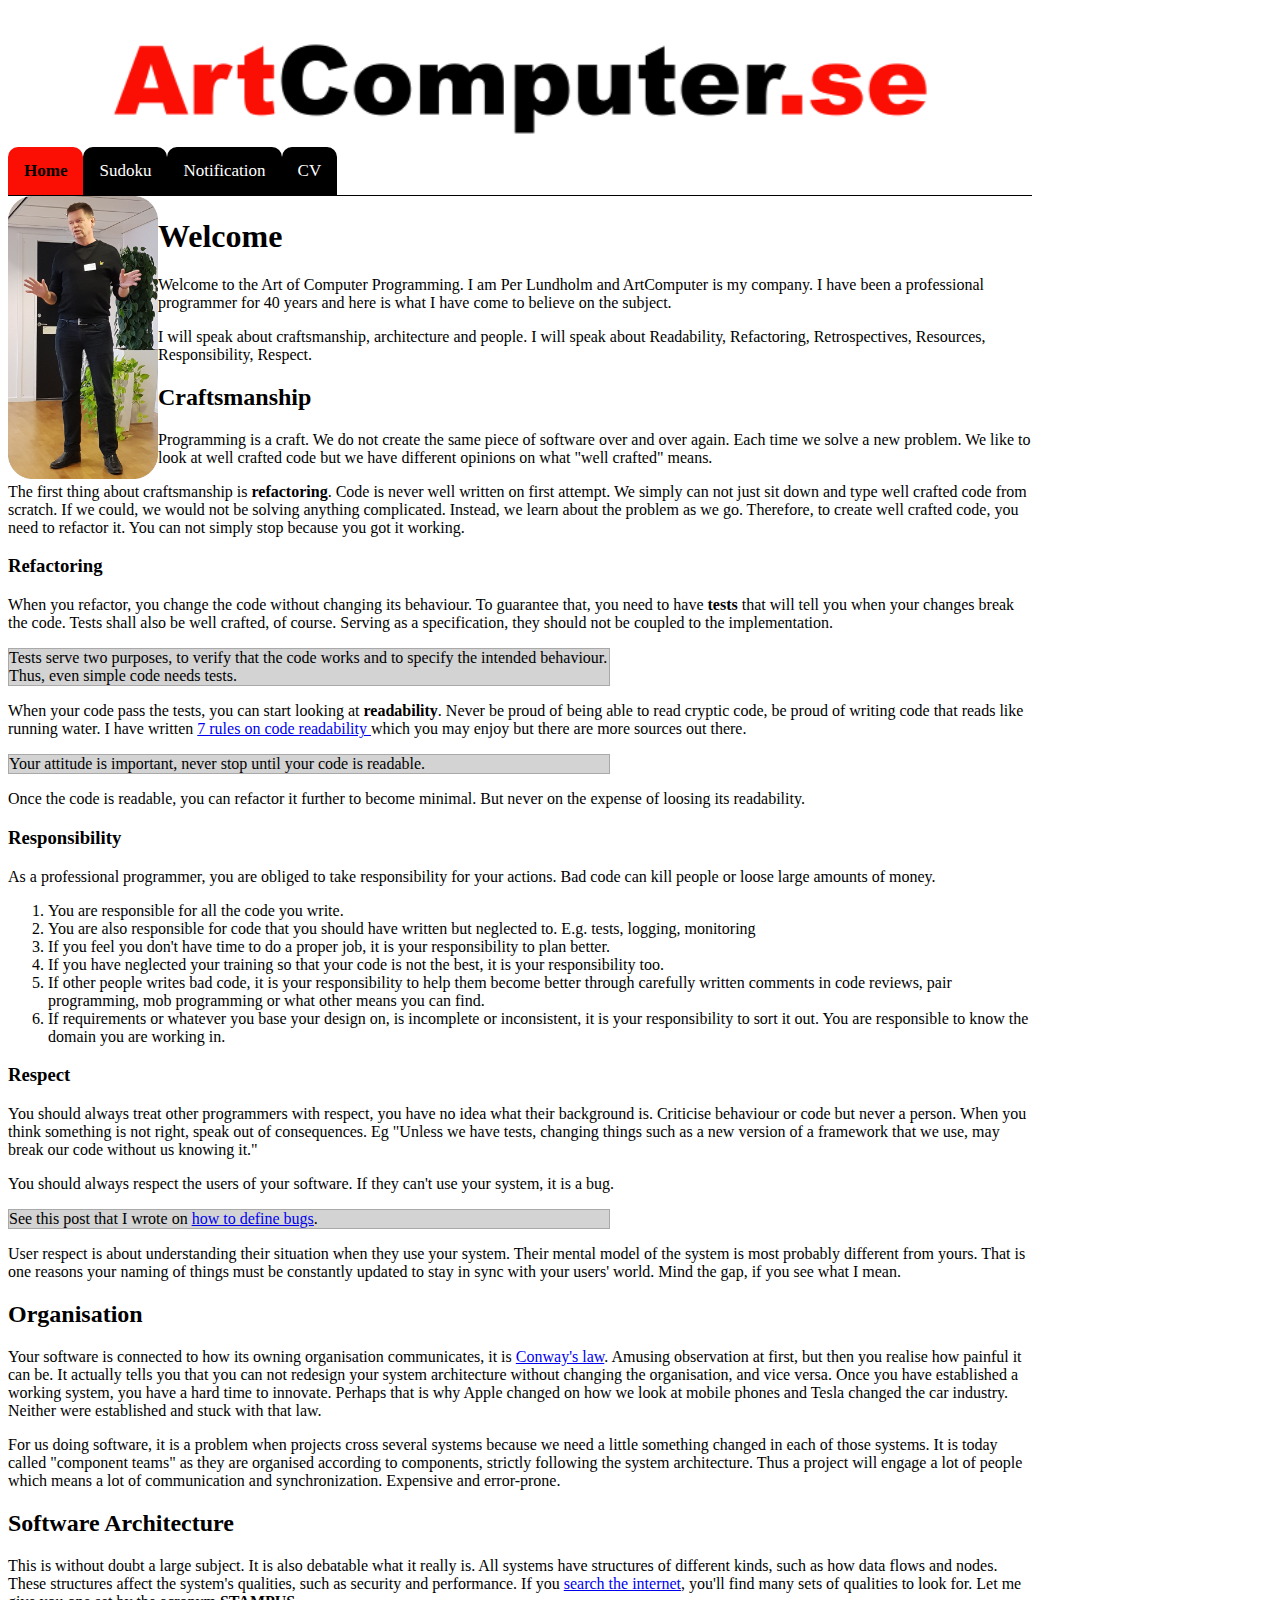
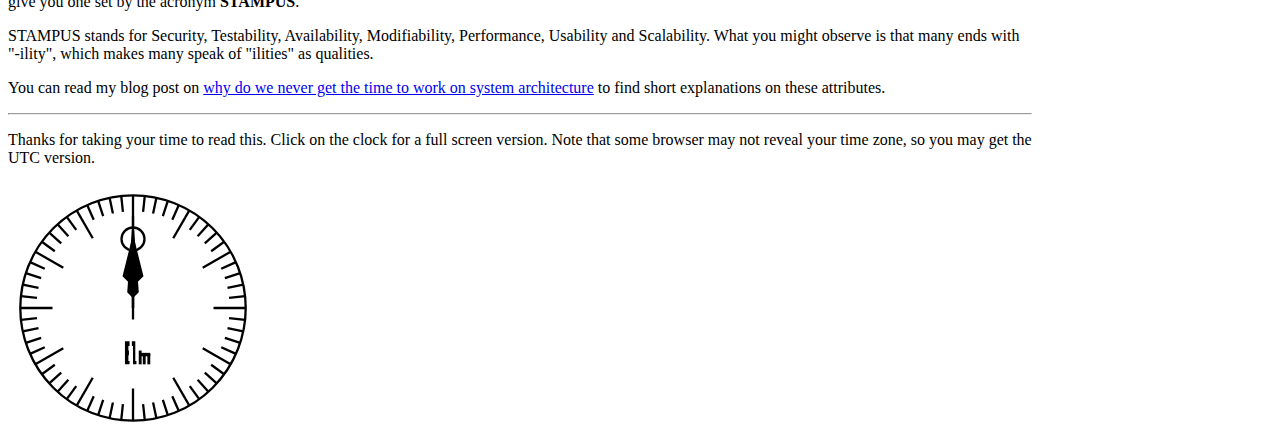
<file: index.html>
<!DOCTYPE html>
<html lang="en">
<head>
    <meta charset="UTF-8">
    <meta name="viewport" content="width=device-width, initial-scale=1.0">
    <title>The Art of Computer Programming</title>
    <link rel="stylesheet" type="text/css" href="style.css">
    <script type="text/javascript" src="clock.js"></script>
    <link rel="apple-touch-icon" sizes="180x180" href="/apple-touch-icon.png?v=wAOP9ppYrl">
    <link rel="icon" type="image/png" sizes="32x32" href="/favicon-32x32.png?v=wAOP9ppYrl">
    <link rel="icon" type="image/png" sizes="16x16" href="/favicon-16x16.png?v=wAOP9ppYrl">
    <link rel="manifest" href="/manifest.json?v=wAOP9ppYrl">
    <link rel="mask-icon" href="/safari-pinned-tab.svg?v=wAOP9ppYrl" color="#fb0e03">
    <link rel="shortcut icon" href="/favicon.ico?v=wAOP9ppYrl">
    <meta name="theme-color" content="#ffffff">
</head>
<body>
<div class="container">
    <div class="header">
        <img src="image/logotype.png" alt="ArtComputer Logotype">
    </div>
    <nav>
        <a class="current" href="/">Home</a>
        <a href="/sudoku/index.html">Sudoku</a>
        <a href="/notification/index.html">Notification</a>
        <a href="/cv/index.html">CV</a>
    </nav>
    <img src="image/per.png" alt="picture of Per" style="max-width: 150px; float: left ; margin-left: 0">
    <h1>Welcome</h1>
    <p>
        Welcome to the Art of Computer Programming. I am Per Lundholm and ArtComputer is my company.
        I have been a professional programmer for 40 years and here is
        what I have come to believe on the subject.
    </p>
    <p>
        I will speak about craftsmanship, architecture and people. I will speak about Readability, Refactoring,
        Retrospectives, Resources, Responsibility, Respect.
    </p>
    <h2>Craftsmanship</h2>
    <p>
        Programming is a craft. We do not create the same piece of software over and over again. Each time we
        solve a new problem. We like to look at well crafted code but we have different opinions on what "well crafted"
        means.
    </p>
    <p>
        The first thing about craftsmanship is <strong>refactoring</strong>. Code is never well written on first
        attempt.
        We simply can not just sit down and type well crafted code from scratch. If we could, we would not be solving
        anything complicated. Instead, we learn about the problem as we go. Therefore, to create well crafted code,
        you need to refactor it. You can not simply stop because you got it working.
    </p>

    <h3>Refactoring</h3>
    <p>
        When you refactor, you change the code without changing its behaviour. To guarantee that, you need to have
        <strong>tests</strong>
        that will tell you when your changes break the code. Tests shall also be well crafted, of course. Serving as a
        specification, they should not be coupled to the implementation.
    </p>
    <div class="quotebox">
        Tests serve two purposes, to verify that the code works and to specify the intended behaviour. Thus, even simple
        code needs tests.
    </div>
    <p>
        When your code pass the tests, you can start looking at <strong>readability</strong>. Never be proud of being
        able to read cryptic code, be proud of writing code that reads like running water. I have written
        <a href="https://blog.crisp.se/2015/03/05/perlundholm/7-rules-on-code-readability">
            7 rules on code readability
        </a> which you may enjoy but there are more sources out there.
    </p>
    <div class="quotebox">
        Your attitude is important, never stop until your code is readable.
    </div>
    <p>
        Once the code is readable, you can refactor it further to become minimal. But never on the expense of loosing
        its readability.
    </p>
    <h3>Responsibility</h3>
    <p>
        As a professional programmer, you are obliged to take responsibility for your actions. Bad code can kill people
        or loose large amounts of money.
    </p>
    <ol>
        <li>You are responsible for all the code you write.</li>
        <li>You are also responsible for code that you should have written but neglected to.
            E.g. tests, logging, monitoring
        </li>
        <li>If you feel you don't have time to do a proper job, it is your responsibility to plan better.</li>
        <li>If you have neglected your training so that your code is not the best, it is your responsibility too.</li>
        <li>If other people writes bad code, it is your responsibility to help them become better through carefully
            written comments in code reviews, pair programming, mob programming or what other means you can find.
        </li>
        <li>
            If requirements or whatever you base your design on, is incomplete or inconsistent, it is your
            responsibility to sort it out. You are responsible to know the domain you are working in.
        </li>
    </ol>
    <h3>Respect</h3>
    <p>
        You should always treat other programmers with respect, you have no idea what their background is.
        Criticise behaviour or code but never a person. When you think something is not right, speak out of
        consequences. Eg "Unless we have tests, changing things such as a new version of a framework that we use,
        may break our code without us knowing it."
    </p>
    <p>
        You should always respect the users of your software. If they can't use your system, it is a
        bug.
    </p>
    <div class="quotebox">
        See this post that I wrote on
        <a href="https://blog.crisp.se/2015/03/24/perlundholm/too-small-for-a-user-story-bugs-fixes-and-support">
            how to define bugs</a>.
    </div>
    <p>
        User respect is about understanding their situation when they use your system. Their mental model of the
        system is most probably different from yours. That is one reasons your naming of things must be constantly
        updated to stay in sync with your users' world. Mind the gap, if you see what I mean.
    </p>
    <h2>Organisation</h2>
    <p>
        Your software is connected to how its owning organisation communicates, it is
        <a href="https://en.wikipedia.org/wiki/Conway%27s_law">Conway's law</a>. Amusing observation at first,
        but then you realise how painful it can be. It actually tells you that you can not redesign your
        system architecture without changing the organisation, and vice versa. Once you have established
        a working system, you have a hard time to innovate. Perhaps that is why Apple changed on how we
        look at mobile phones and Tesla changed the car industry. Neither were established and stuck with that law.
    </p>
    <p>
        For us doing software, it is a problem when projects cross several systems because we need a little
        something changed in each of those systems. It is today called "component teams" as they are organised
        according to components, strictly following the system architecture. Thus a project will engage a lot
        of people which means a lot of communication and synchronization. Expensive and error-prone.
    </p>
    <h2>Software Architecture</h2>
    <p>
        This is without doubt a large subject. It is also debatable what it really is. All
        systems have structures of different kinds, such as how data flows and nodes. These structures affect the
        system's qualities, such as security and performance. If you <a
            href="https://en.wikipedia.org/wiki/List_of_system_quality_attributes">search the internet</a>, you'll find
        many sets of qualities to look for. Let me give you one set by the acronym <strong>STAMPUS</strong>.
    </p>
    <p>
        STAMPUS stands for Security, Testability, Availability, Modifiability, Performance, Usability and Scalability.
        What you might observe is that many ends with "-ility", which makes many speak of "ilities" as qualities.
    </p>
    <p>
        You can read my blog post on <a
            href="https://blog.crisp.se/2012/11/18/perlundholm/why-do-we-never-get-the-time-to-work-on-system-architecture">why
        do we never get the time to work on system architecture</a> to find short explanations on these attributes.
    </p>
    <hr/>
    <p>
        Thanks for taking your time to read this. Click on the clock for a full screen version.
        Note that some browser may not reveal your time zone, so you may get the UTC version.
    </p>
    <a href="clock" style="text-decoration: none">
        <div id="outer" style="width:250px">
            <div id="clock" style="float:right;">

            </div>
        </div>
    </a>
</div>
<script type="text/javascript">
    Elm.Clock.init({node: document.getElementById('clock')});
</script>
</body>
</html>
</file>
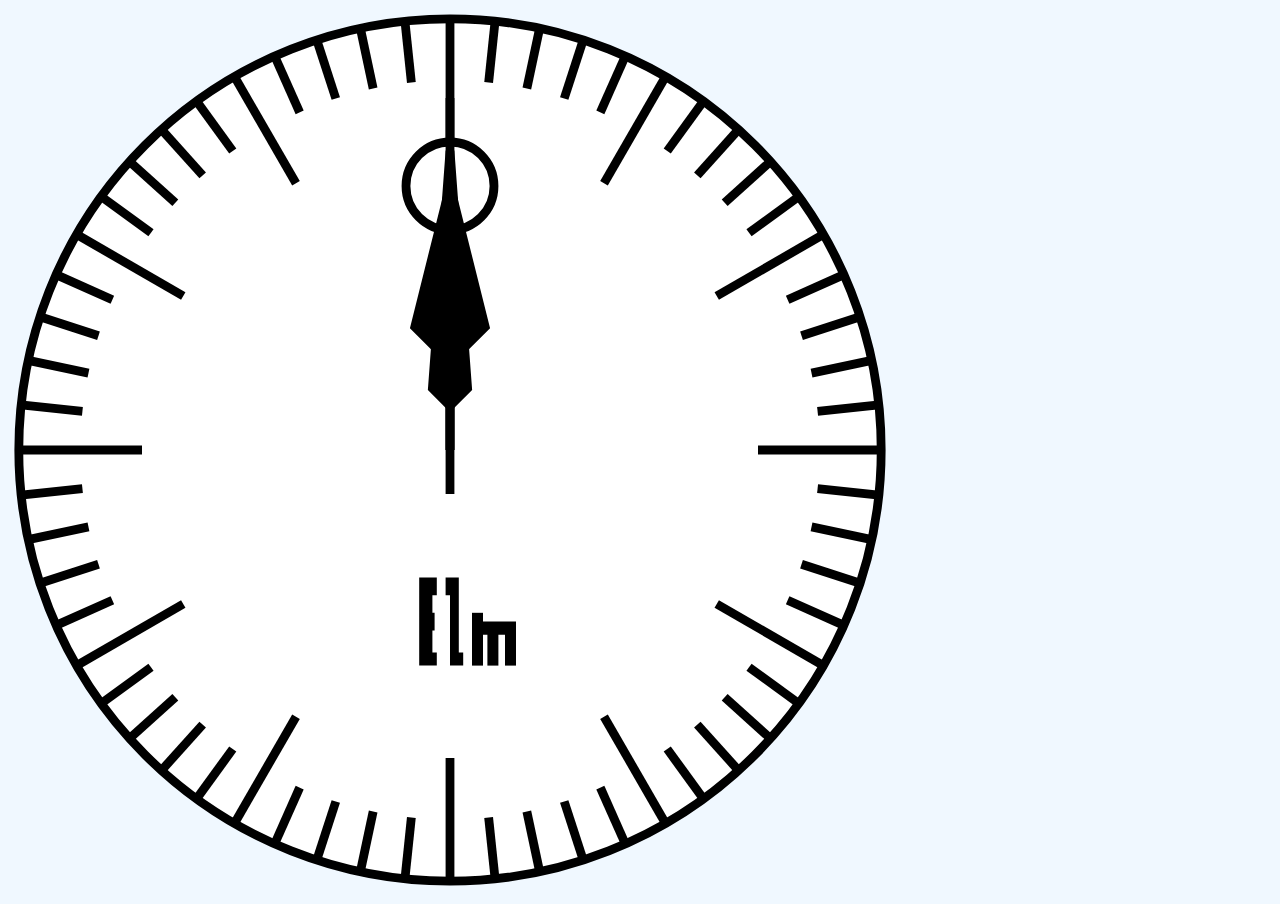
<file: clock/index.html>
<!DOCTYPE HTML>
<html lang="en">
<head>
    <meta charset="UTF-8">
    <title>Clock - full size</title>
    <script type="text/javascript" src="../clock.js"></script>
    <style>
        html {
            height: 100%;
        }

        body {
            padding: 0;
            margin: 0;
            height: 100%;
            background-color: aliceblue
        }
    </style>
</head>

<body>

<div style="width:100vmin">
    <div id="clock"></div>
</div>

<script type="text/javascript">
    var clockDiv = document.getElementById('clock');
    Elm.Clock.init({node: clockDiv});
</script>

</body>
</html>
</file>
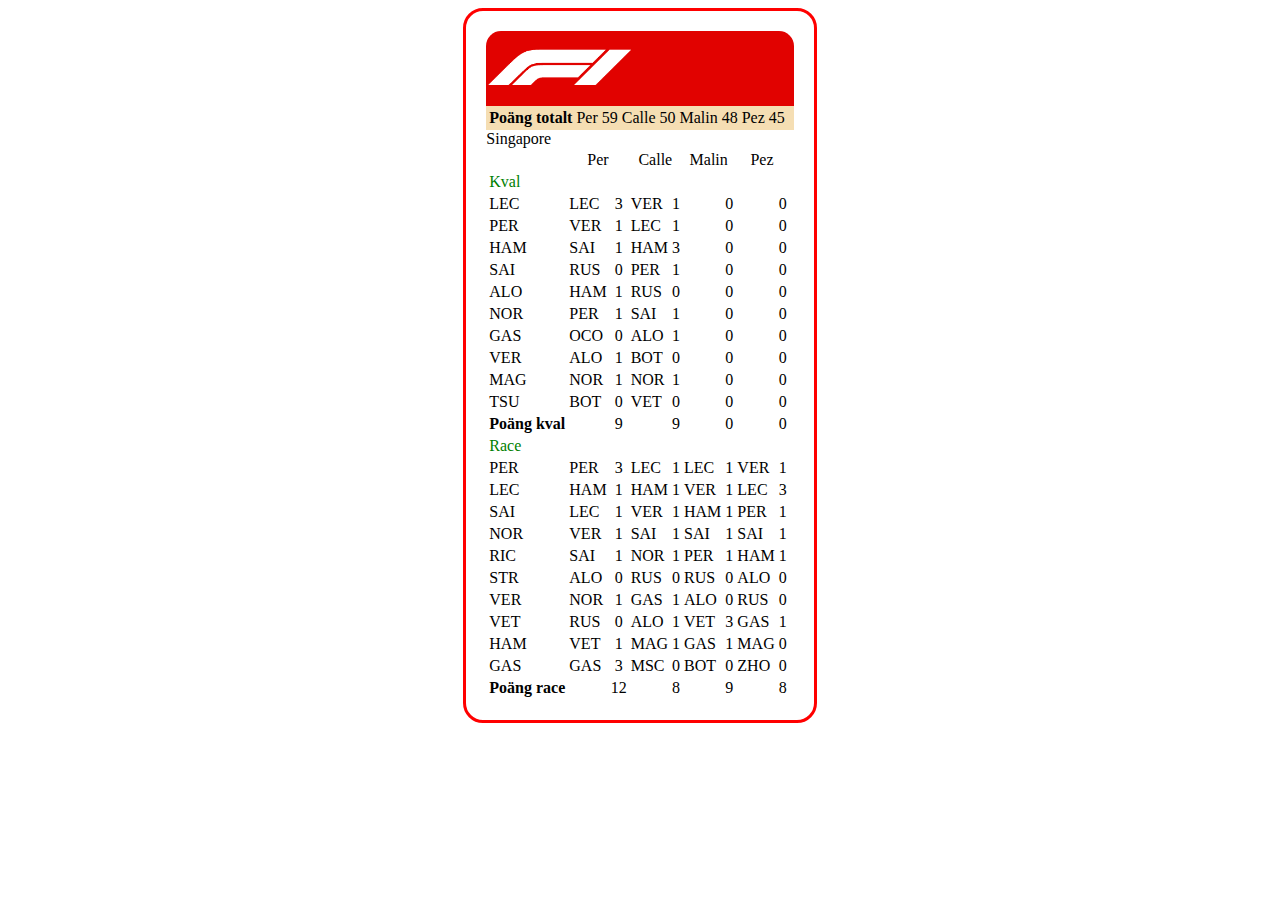
<file: f1-tips/index.html>
<!DOCTYPE html>
<html lang="en">
<head>
    <meta charset="UTF-8">
    <meta name="viewport" content="width=device-width, initial-scale=1"/>
    <link rel="stylesheet" href="main.css">
    <title>F1 tips</title>
</head>
<body>
<div class="container">
    <div class="header">
        <div class="top-banner">
            <img class="logo" src="logo.png" alt="logotype"/>
        </div>
        <div class="total-score">
            <table>
                <tbody>
                <tr>
                    <td class="points-title">Poäng totalt</td>
                    <td class="player-name">Per</td>
                    <td class="points">59</td>
                    <td class="player-name">Calle</td>
                    <td class="points">50</td>
                    <td class="player-name">Malin</td>
                    <td class="points">48</td>
                    <td class="player-name">Pez</td>
                    <td class="points">45</td>
                </tr>
                </tbody>
            </table>
        </div>
    </div>
    <div class="gp-round">Singapore</div>
    <table>
        <thead>
        <tr>
            <th></th>
            <th class="player-name" colspan="2">Per</th>
            <th class="player-name" colspan="2">Calle</th>
            <th class="player-name" colspan="2">Malin</th>
            <th class="player-name" colspan="2">Pez</th>
        </tr>
        </thead>
        <tbody>
        <tr>
            <td class="section-title">Kval</td>
        </tr>
        <tr>
            <td class="driver-name">LEC</td>
            <td class="driver-name">LEC</td>
            <td class="points">3</td>
            <td class="driver-name">VER</td>
            <td class="points">1</td>
            <td class="driver-name"></td>
            <td class="points">0</td>
            <td class="driver-name"></td>
            <td class="points">0</td>
        </tr>
        <tr>
            <td class="driver-name">PER</td>
            <td class="driver-name">VER</td>
            <td class="points">1</td>
            <td class="driver-name">LEC</td>
            <td class="points">1</td>
            <td class="driver-name"></td>
            <td class="points">0</td>
            <td class="driver-name"></td>
            <td class="points">0</td>
        </tr>
        <tr>
            <td class="driver-name">HAM</td>
            <td class="driver-name">SAI</td>
            <td class="points">1</td>
            <td class="driver-name">HAM</td>
            <td class="points">3</td>
            <td class="driver-name"></td>
            <td class="points">0</td>
            <td class="driver-name"></td>
            <td class="points">0</td>
        </tr>
        <tr>
            <td class="driver-name">SAI</td>
            <td class="driver-name">RUS</td>
            <td class="points">0</td>
            <td class="driver-name">PER</td>
            <td class="points">1</td>
            <td class="driver-name"></td>
            <td class="points">0</td>
            <td class="driver-name"></td>
            <td class="points">0</td>
        </tr>
        <tr>
            <td class="driver-name">ALO</td>
            <td class="driver-name">HAM</td>
            <td class="points">1</td>
            <td class="driver-name">RUS</td>
            <td class="points">0</td>
            <td class="driver-name"></td>
            <td class="points">0</td>
            <td class="driver-name"></td>
            <td class="points">0</td>
        </tr>
        <tr>
            <td class="driver-name">NOR</td>
            <td class="driver-name">PER</td>
            <td class="points">1</td>
            <td class="driver-name">SAI</td>
            <td class="points">1</td>
            <td class="driver-name"></td>
            <td class="points">0</td>
            <td class="driver-name"></td>
            <td class="points">0</td>
        </tr>
        <tr>
            <td class="driver-name">GAS</td>
            <td class="driver-name">OCO</td>
            <td class="points">0</td>
            <td class="driver-name">ALO</td>
            <td class="points">1</td>
            <td class="driver-name"></td>
            <td class="points">0</td>
            <td class="driver-name"></td>
            <td class="points">0</td>
        </tr>
        <tr>
            <td class="driver-name">VER</td>
            <td class="driver-name">ALO</td>
            <td class="points">1</td>
            <td class="driver-name">BOT</td>
            <td class="points">0</td>
            <td class="driver-name"></td>
            <td class="points">0</td>
            <td class="driver-name"></td>
            <td class="points">0</td>
        </tr>
        <tr>
            <td class="driver-name">MAG</td>
            <td class="driver-name">NOR</td>
            <td class="points">1</td>
            <td class="driver-name">NOR</td>
            <td class="points">1</td>
            <td class="driver-name"></td>
            <td class="points">0</td>
            <td class="driver-name"></td>
            <td class="points">0</td>
        </tr>
        <tr>
            <td class="driver-name">TSU</td>
            <td class="driver-name">BOT</td>
            <td class="points">0</td>
            <td class="driver-name">VET</td>
            <td class="points">0</td>
            <td class="driver-name"></td>
            <td class="points">0</td>
            <td class="driver-name"></td>
            <td class="points">0</td>
        </tr>
        <tr>
            <td class="points-title">Poäng kval</td>
            <td></td>
            <td class="points">9</td>
            <td></td>
            <td class="points">9</td>
            <td></td>
            <td class="points">0</td>
            <td></td>
            <td class="points">0</td>
        </tr>
        <tr>
            <td class="section-title">Race</td>
            <td></td>
            <td></td>
            <td></td>
            <td></td>
            <td></td>
            <td></td>
            <td></td>
            <td></td>
        </tr>
        <tr>
            <td class="driver-name">PER</td>
            <td class="driver-name">PER</td>
            <td class="points">3</td>
            <td class="driver-name">LEC</td>
            <td class="points">1</td>
            <td class="driver-name">LEC</td>
            <td class="points">1</td>
            <td class="driver-name">VER</td>
            <td class="points">1</td>
        </tr>
        <tr>
            <td class="driver-name">LEC</td>
            <td class="driver-name">HAM</td>
            <td class="points">1</td>
            <td class="driver-name">HAM</td>
            <td class="points">1</td>
            <td class="driver-name">VER</td>
            <td class="points">1</td>
            <td class="driver-name">LEC</td>
            <td class="points">3</td>
        </tr>
        <tr>
            <td class="driver-name">SAI</td>
            <td class="driver-name">LEC</td>
            <td class="points">1</td>
            <td class="driver-name">VER</td>
            <td class="points">1</td>
            <td class="driver-name">HAM</td>
            <td class="points">1</td>
            <td class="driver-name">PER</td>
            <td class="points">1</td>
        </tr>
        <tr>
            <td class="driver-name">NOR</td>
            <td class="driver-name">VER</td>
            <td class="points">1</td>
            <td class="driver-name">SAI</td>
            <td class="points">1</td>
            <td class="driver-name">SAI</td>
            <td class="points">1</td>
            <td class="driver-name">SAI</td>
            <td class="points">1</td>
        </tr>
        <tr>
            <td class="driver-name">RIC</td>
            <td class="driver-name">SAI</td>
            <td class="points">1</td>
            <td class="driver-name">NOR</td>
            <td class="points">1</td>
            <td class="driver-name">PER</td>
            <td class="points">1</td>
            <td class="driver-name">HAM</td>
            <td class="points">1</td>
        </tr>
        <tr>
            <td class="driver-name">STR</td>
            <td class="driver-name">ALO</td>
            <td class="points">0</td>
            <td class="driver-name">RUS</td>
            <td class="points">0</td>
            <td class="driver-name">RUS</td>
            <td class="points">0</td>
            <td class="driver-name">ALO</td>
            <td class="points">0</td>
        </tr>
        <tr>
            <td class="driver-name">VER</td>
            <td class="driver-name">NOR</td>
            <td class="points">1</td>
            <td class="driver-name">GAS</td>
            <td class="points">1</td>
            <td class="driver-name">ALO</td>
            <td class="points">0</td>
            <td class="driver-name">RUS</td>
            <td class="points">0</td>
        </tr>
        <tr>
            <td class="driver-name">VET</td>
            <td class="driver-name">RUS</td>
            <td class="points">0</td>
            <td class="driver-name">ALO</td>
            <td class="points">1</td>
            <td class="driver-name">VET</td>
            <td class="points">3</td>
            <td class="driver-name">GAS</td>
            <td class="points">1</td>
        </tr>
        <tr>
            <td class="driver-name">HAM</td>
            <td class="driver-name">VET</td>
            <td class="points">1</td>
            <td class="driver-name">MAG</td>
            <td class="points">1</td>
            <td class="driver-name">GAS</td>
            <td class="points">1</td>
            <td class="driver-name">MAG</td>
            <td class="points">0</td>
        </tr>
        <tr>
            <td class="driver-name">GAS</td>
            <td class="driver-name">GAS</td>
            <td class="points">3</td>
            <td class="driver-name">MSC</td>
            <td class="points">0</td>
            <td class="driver-name">BOT</td>
            <td class="points">0</td>
            <td class="driver-name">ZHO</td>
            <td class="points">0</td>
        </tr>
        <tr>
            <td class="points-title">Poäng race</td>
            <td></td>
            <td class="points">12</td>
            <td></td>
            <td class="points">8</td>
            <td></td>
            <td class="points">9</td>
            <td></td>
            <td class="points">8</td>
            <td></td>
        </tr>
        </tbody>
    </table>
</div>
</body>
</html>
</file>
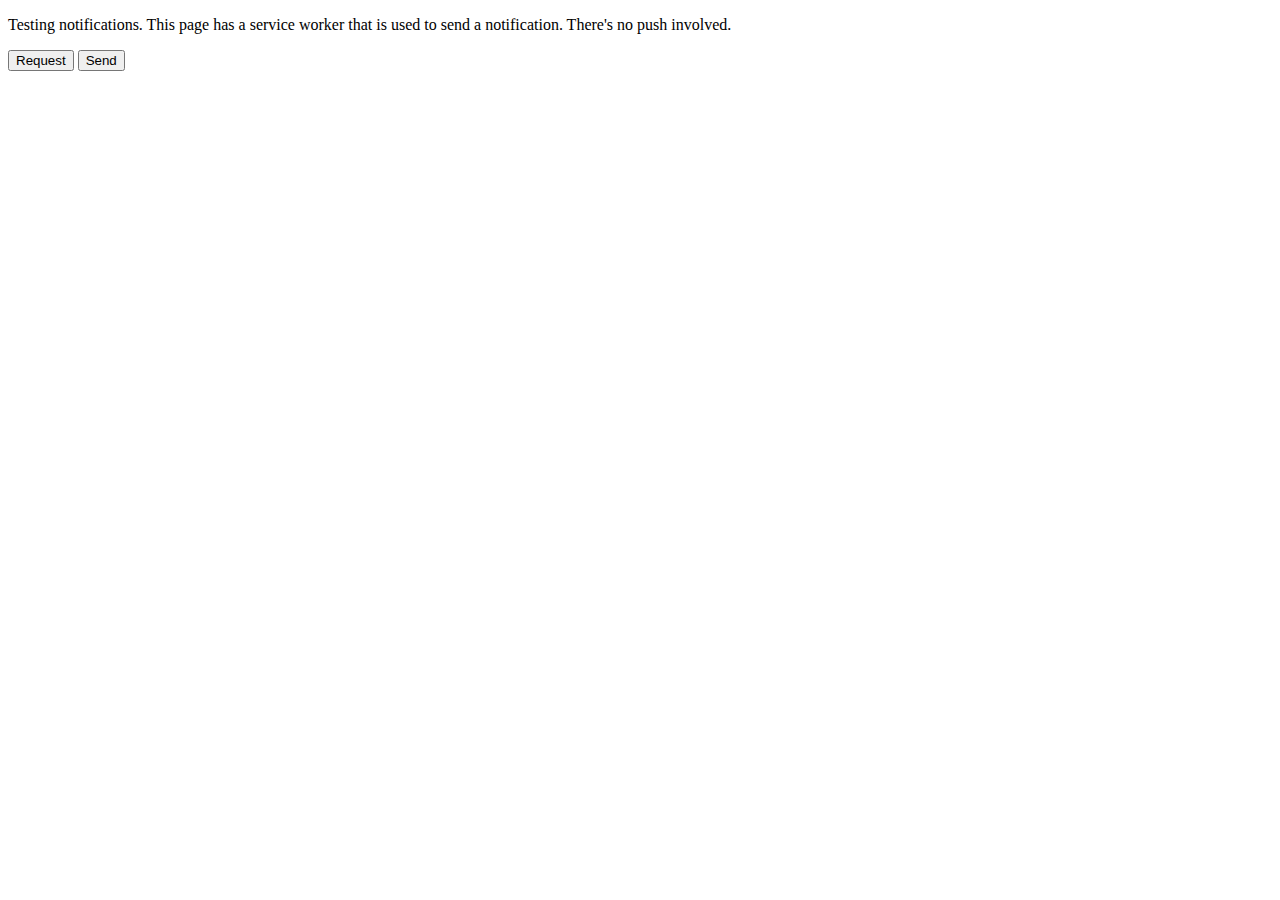
<file: notification/index.html>
<!DOCTYPE html>
<html lang="en">
<head>
    <meta charset="UTF-8">
    <meta name="viewport" content="width=device-width, initial-scale=1">
    <title>Test!</title>
</head>
<body>
<p>
    Testing notifications. This page has a service worker that is used to send a notification. There's no push involved.
</p>
<input id="requestButton" type="button" value="Request"/>
<input id="sendButton" type="button" value="Send">
<div>
    <ul id="log">

    </ul>
</div>
<script src="./index.js"></script>
<script>
    document.getElementById("requestButton").addEventListener("click", () => {
        requestPermission();
    });
    document.getElementById("sendButton").addEventListener("click", () => {
        sendNotification({'title': 'The title', 'body': 'Body text', 'icon': 'https://artcomputer.se/favicon.ico'})
    });
</script>
</body>
</html>
</file>
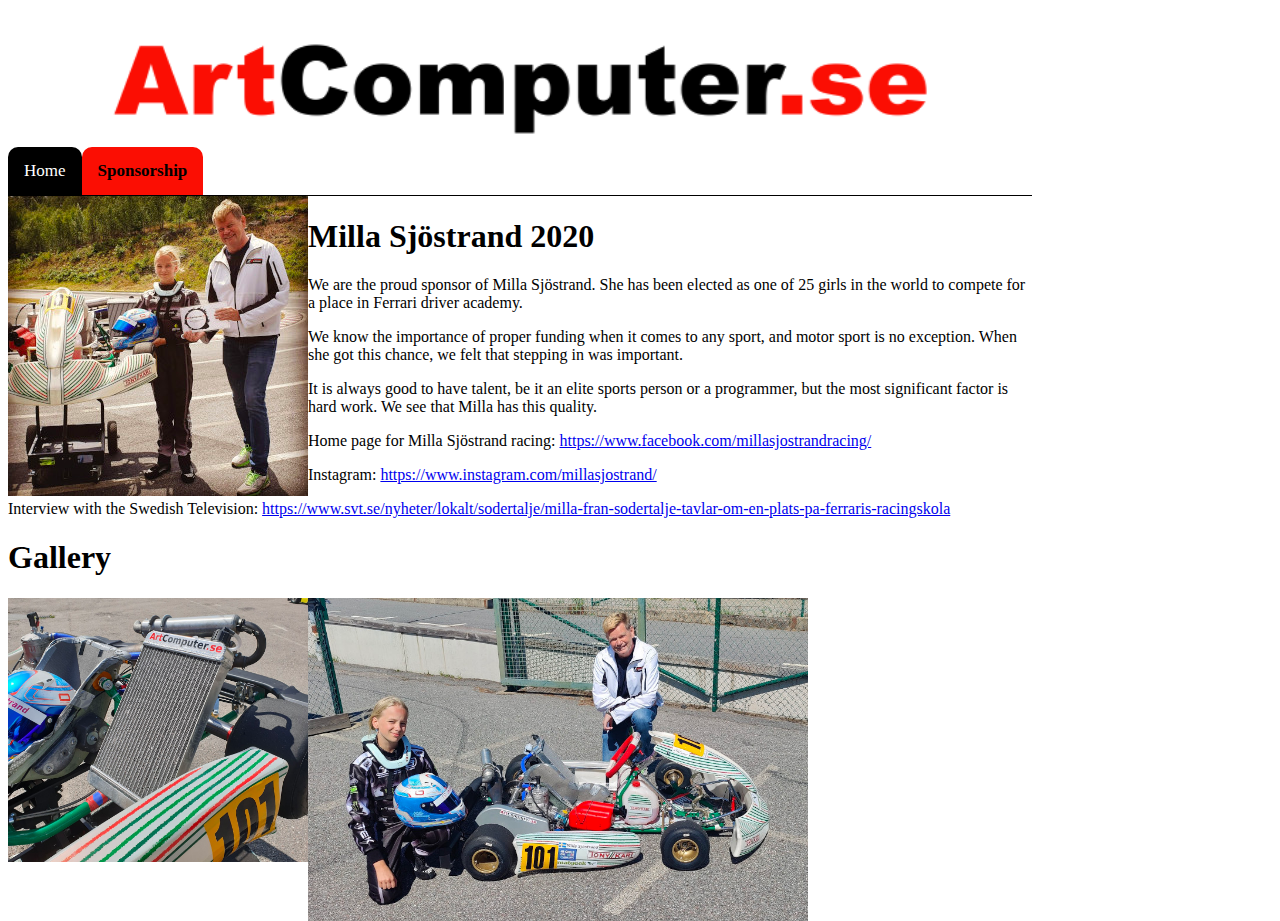
<file: sponsorship/index.html>
<!DOCTYPE html>
<html lang="en">
<head>
    <meta http-equiv="Content-Type" content="text/html; charset=UTF-8"/>
    <meta name="viewport" content="width=device-width, initial-scale=1.0">
    <title>ArtComputer Sponsorship</title>
    <link rel="stylesheet" type="text/css" href="../style.css">
</head>
<body>
<div class="container">
    <div class="header">
        <img src="../image/logotype.png" alt="ArtComputer Logotype">
    </div>
    <nav>
        <a href="/">Home</a>
        <a class="current" href="/sponsorship/index.html">Sponsorship</a>
    </nav>
    <img src="erbjudandet.jpg" alt="erbjudandet" style="max-width: 300px; float: left ; margin-left: 0">
    <h1>Milla Sjöstrand 2020</h1>
    <p>
        We are the proud sponsor of Milla Sjöstrand. She has been elected as one of 25 girls
        in the world to compete for a place in Ferrari driver academy.
    </p>
    <p>
        We know the importance of proper funding when it comes to any sport,
        and motor sport is no exception. When she got this chance, we felt that
        stepping in was important.
    </p>
    <p>
        It is always good to have talent, be it an elite sports person or a programmer,
        but the most significant factor is hard work. We see that Milla has this
        quality.
    </p>
    <p>
        Home page for Milla Sjöstrand racing:
        <a href="https://www.facebook.com/millasjostrandracing/">
            https://www.facebook.com/millasjostrandracing/</a>
    </p>
    <p>
        Instagram: <a href="https://www.instagram.com/millasjostrand/">
        https://www.instagram.com/millasjostrand/</a>
    </p>
    <p>
        Interview with the Swedish Television:
        <a href="https://www.svt.se/nyheter/lokalt/sodertalje/milla-fran-sodertalje-tavlar-om-en-plats-pa-ferraris-racingskola">
            https://www.svt.se/nyheter/lokalt/sodertalje/milla-fran-sodertalje-tavlar-om-en-plats-pa-ferraris-racingskola
        </a>
    </p>
    <h1>Gallery</h1>
    <p>
        <img src="dekal.jpg" alt="dekal" style="max-width: 300px; float: left ;">
        <img src="kneeing.jpg" alt="kneeing" style="max-width: 500px; float: left ;">
    </p>
</div>
</body>
</html>
</file>
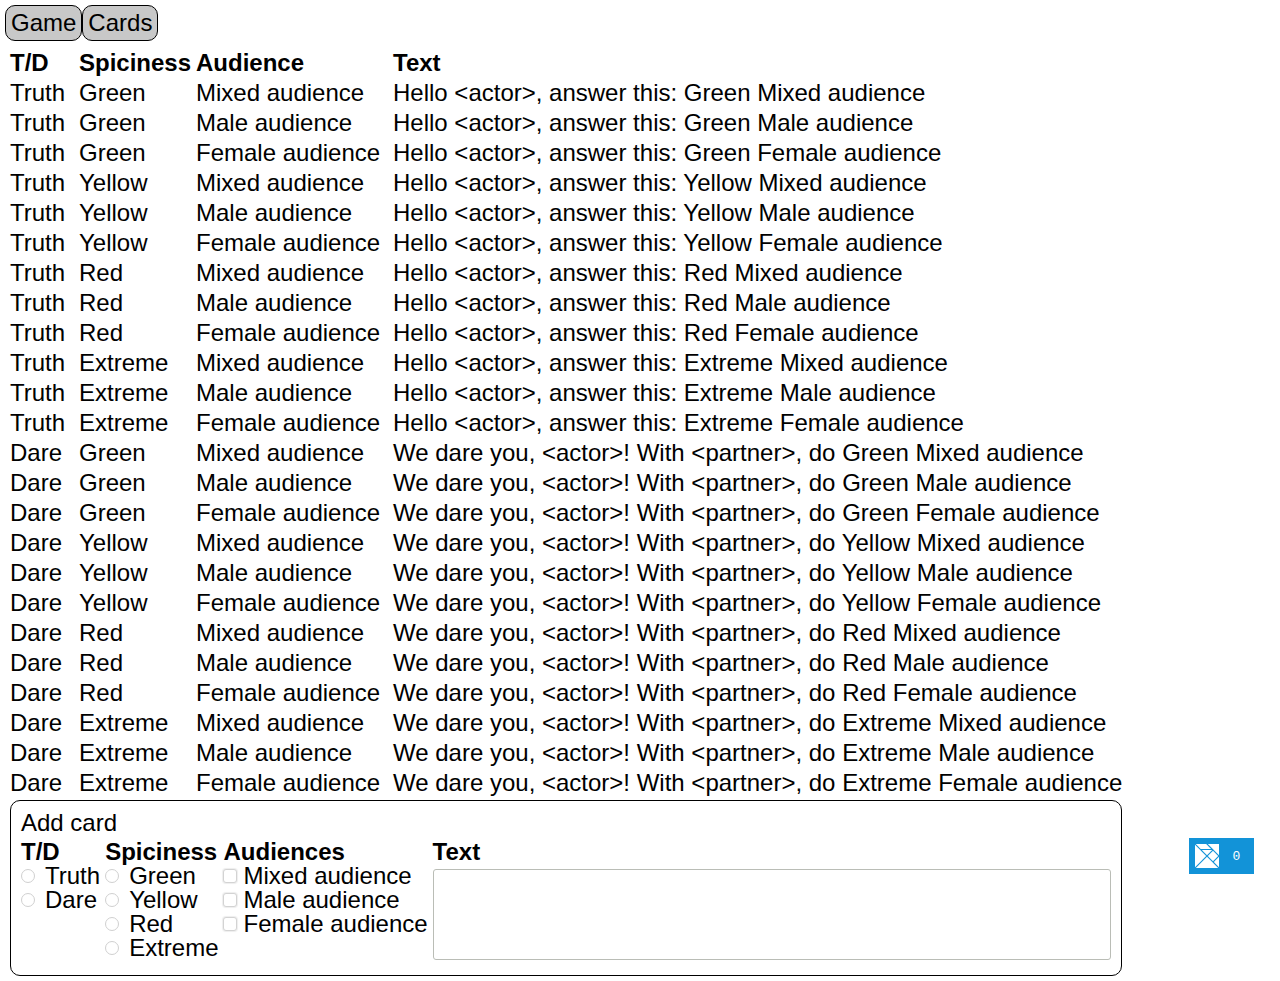
<file: truthdare/index.html>
<!DOCTYPE html>
<html lang="en">
<head>
  <meta http-equiv="Content-Type" content="text/html; charset=UTF-8"/>
  <meta name="viewport" content="width=device-width, initial-scale=1, shrink-to-fit=no">
  <script type="text/javascript" src="elm.js"></script>
  <title>Truth or Dare</title>
</head>
<body>
<div id="elm"></div>

<script type="text/javascript">
  var elm = document.getElementById('elm');
  Elm.Main.init({node: elm});
</script>

</body>
</html>
</file>
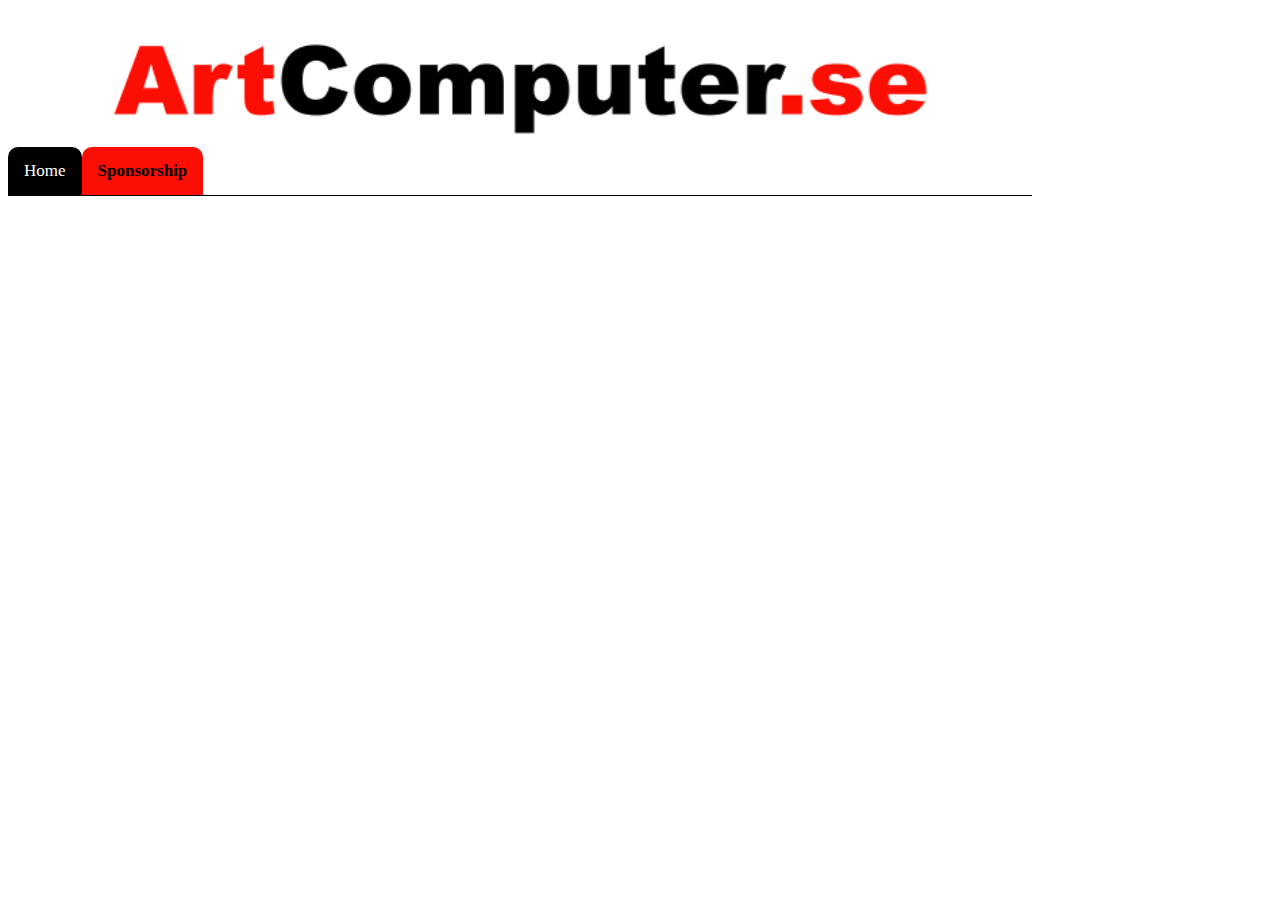
<file: sponsor.html>
<!DOCTYPE html>
<html lang="en">
<head>
    <meta http-equiv="Content-Type" content="text/html; charset=UTF-8"/>
    <meta name="viewport" content="width=device-width, initial-scale=1.0">
    <title>ArtComputer Sponsorship</title>
    <link rel="stylesheet" type="text/css" href="style.css">
</head>
<body>
<div class="container">
    <div class="header">
        <img src="image/logotype.png" alt="ArtComputer Logotype">
    </div>
    <nav>
            <a href="/">Home</a>
            <a class="current" href="/sponsor.html">Sponsorship</a>
    </nav>
</div>
</body>
</html>
</file>
<file: style.css>
.quotebox {
    background-color: lightgray;
    border: 1px solid darkgray;
    max-width: 600px;
}

.container {
    max-width: 1024px;
}

.header {
    max-width: inherit;
}

img {
    height: 100%;
    width: 100%;
}

nav {
    overflow: hidden;
    border-bottom: solid 1px;
}

nav a {
    float: left;
    color: white;
    background-color: black;
    text-align: center;
    padding: 14px 16px;
    text-decoration: none;
    font-size: 17px;
    border-top-left-radius: 10px;
    border-top-right-radius: 10px;
}

nav a:hover {
    background-color: #fb0e03;
    color: black;
}

nav a.current {
    background-color: #fb0e03;
    color: black;
    font-weight: bold;
}
</file>
<file: f1-tips/main.css>
.container {
    border-style: solid;
    border-color: red;
    border-radius: 20px;
    padding: 20px;
    margin: auto;
    max-width: fit-content;
}

.header {
    position: sticky;
    top: 0;
}

.top-banner {
    background-color: #e10200;
    border-top-right-radius: 15px;
    border-top-left-radius: 15px;
}

.logo {
    width: 50%;
}

.total-score {
    background-color: wheat;
}

.driver-name {
    font-weight: lighter;
}

.player-name {
    text-align: center;
    font-weight: normal;
}

.points {
    text-align: center;
}

.points-title {
    font-weight: bold;
}

.gp-round {
    font-weight: normal;
}

.section-title {
    color: green;
}
</file>
